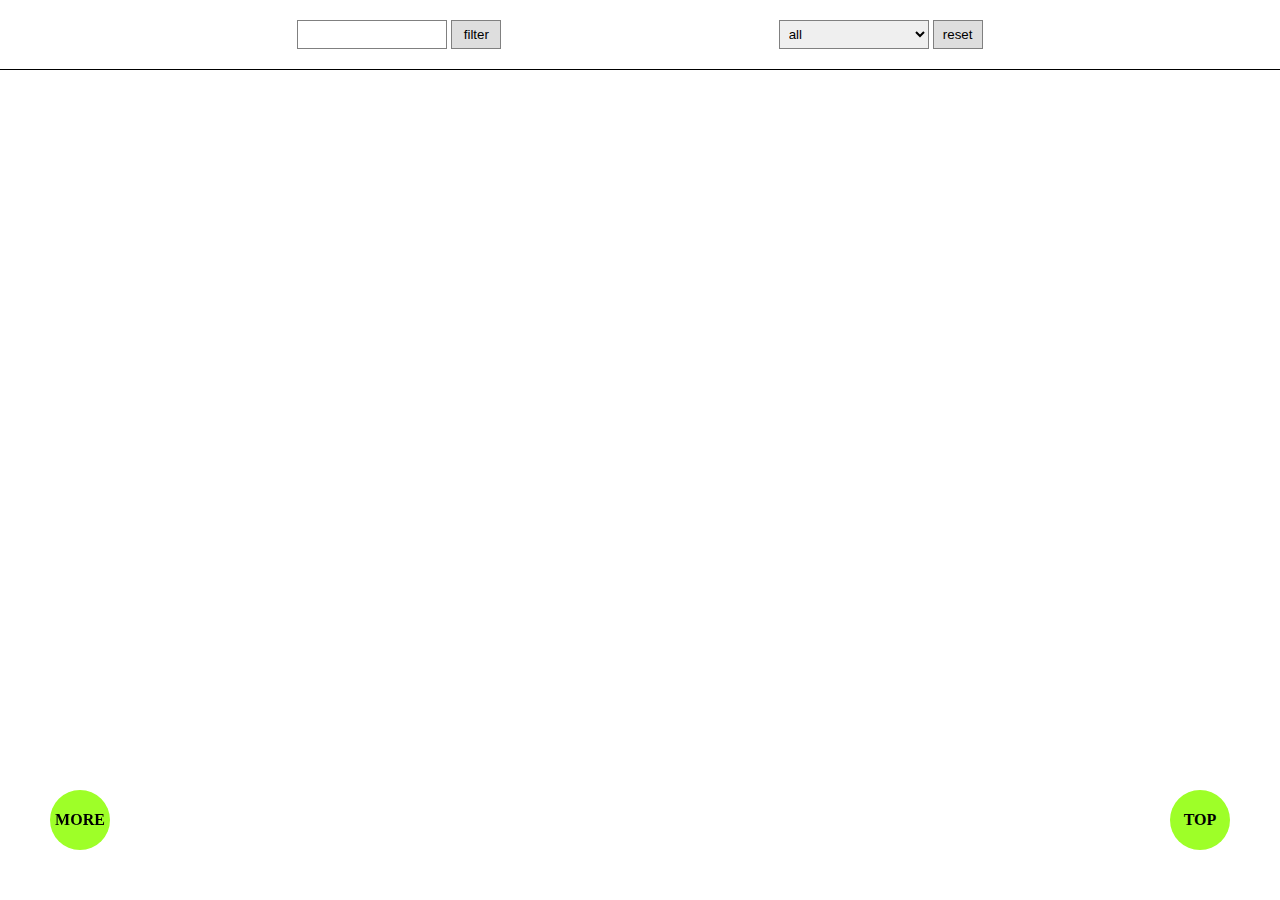
<file: JavaScript/0926/puppyProject/index.html>
<!DOCTYPE html>
<html lang="ko">
  <head>
    <meta charset="UTF-8" />
    <meta name="viewport" content="width=device-width, initial-scale=1.0" />
    <link rel="stylesheet" href="style.css" />
    <title>Puppy Project</title>
    <script src="main.js" defer></script>
  </head>
  <body>
    <div id="container">
      <header class="flex" id="header">
        <form>
          <input type="text" id="filter-input" autocomplete="off" />
          <button id="filter-button">filter</button>
        </form>
        <div>
          <select id="filter-breed">
            <option>all</option>
          </select>
          <button id="reset-button">reset</button>
        </div>
      </header>
      <main class="flex" id="puppies-container"></main>
      <div class="circle" id="more-button">MORE</div>
      <div class="circle" id="top-button">TOP</div>
    </div>
  </body>
</html>
</file>
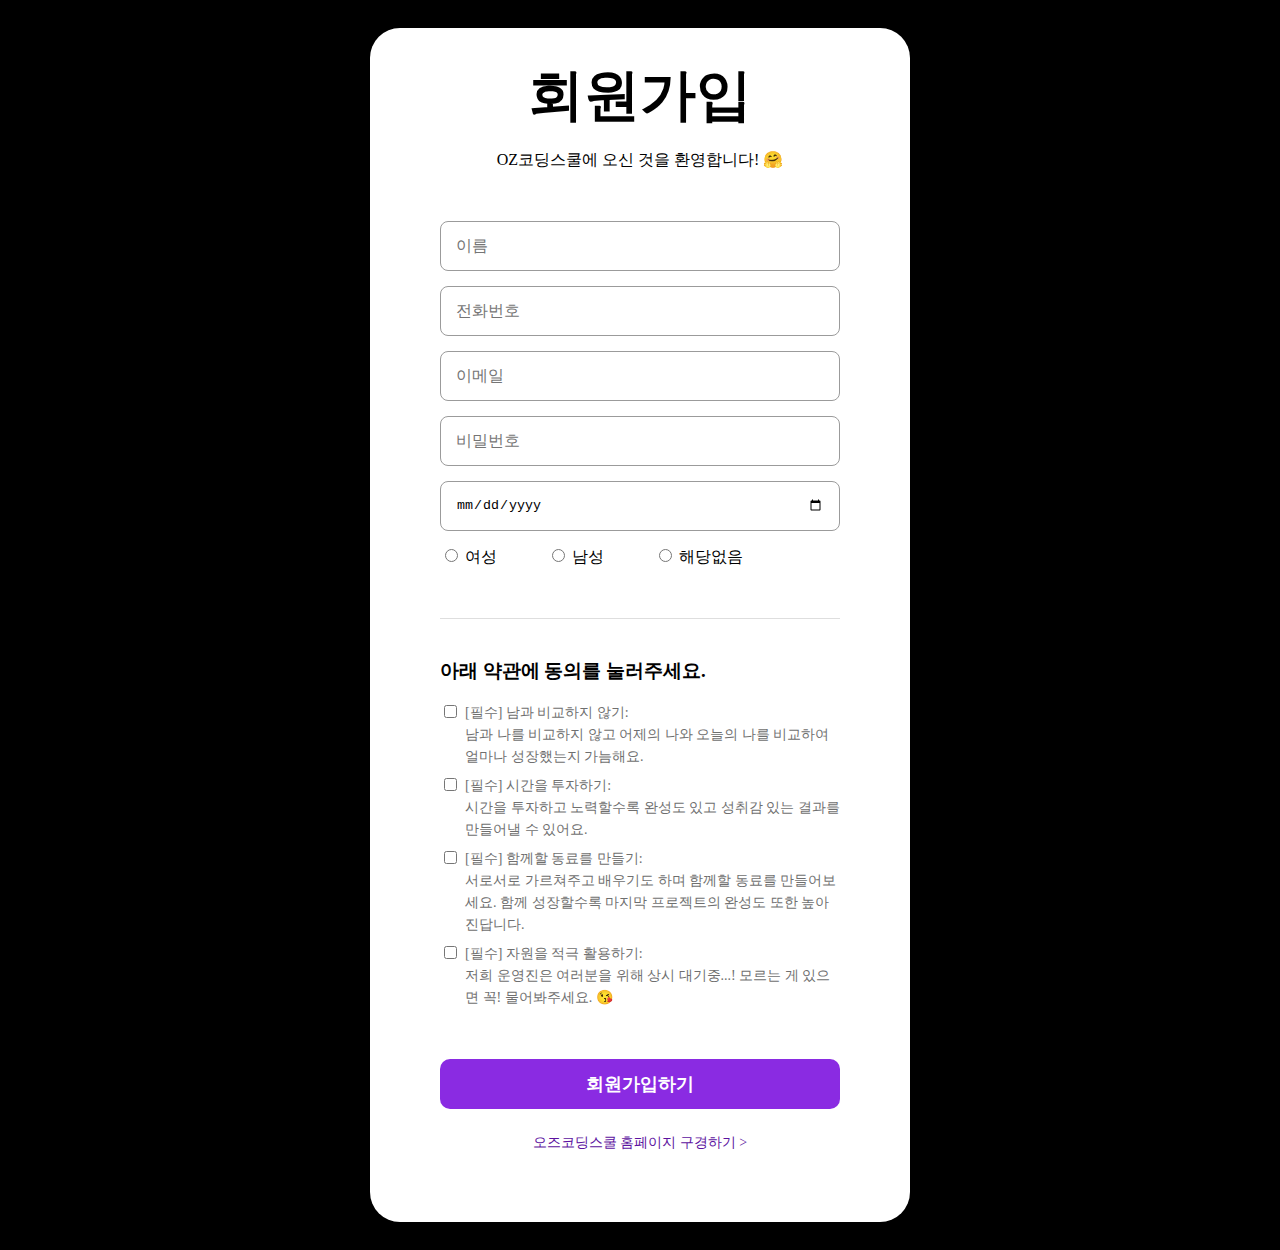
<file: HTML&CSS/0830/2nd_hw.html>
<!DOCTYPE html>
<html lang="ko">
  <head>
    <meta charset="UTF-8" />
    <link rel="stylesheet" href="2nd_style.css" />
    <title>회원가입</title>
  </head>
  <body>
    <div class="container">
      <header>
        <h1>회원가입</h1>
        <p>OZ코딩스쿨에 오신 것을 환영합니다! 🤗</p>
      </header>
      <main>
        <form id="info">
          <input type="text" name="name" placeholder="이름" required />
          <input type="tel" name="tel" placeholder="전화번호" required />
          <input type="email" name="email" placeholder="이메일" required />
          <input
            type="password"
            name="password"
            placeholder="비밀번호"
            required
          />
          <input type="date" name="birthday" required />
          <section id="gender">
            <div>
              <input type="radio" id="female" name="gender" />
              <label for="female">여성</label>
            </div>
            <div>
              <input type="radio" id="male" name="gender" />
              <label for="male">남성</label>
            </div>
            <div>
              <input type="radio" id="none" name="gender" />
              <label for="none">해당없음</label>
            </div>
          </section>
        </form>
      </main>
      <footer>
        <section>
          <h3>아래 약관에 동의를 눌러주세요.</h3>
          <form id="agreement">
            <div>
              <input
                type="checkbox"
                id="never-compare"
                name="neverCompare"
                required
              />
              <label for="never-compare"
                >남과 비교하지 않기: <br />남과 나를 비교하지 않고 어제의 나와
                오늘의 나를 비교하여 얼마나 성장했는지 가늠해요.</label
              >
            </div>
            <div>
              <input
                type="checkbox"
                id="invest-time"
                name="investTime"
                required
              />
              <label for="invest-time"
                >시간을 투자하기: <br />시간을 투자하고 노력할수록 완성도 있고
                성취감 있는 결과를 만들어낼 수 있어요.</label
              >
            </div>
            <div>
              <input
                type="checkbox"
                id="make-colleagues"
                name="makeColleagues"
                required
              />
              <label for="make-colleagues"
                >함께할 동료를 만들기: <br />서로서로 가르쳐주고 배우기도 하며
                함께할 동료를 만들어보세요. 함께 성장할수록 마지막 프로젝트의
                완성도 또한 높아진답니다.</label
              >
            </div>
            <div>
              <input
                type="checkbox"
                id="utilize-resource"
                name="utilizeResource"
                required
              />
              <label for="utilize-resource"
                >자원을 적극 활용하기: <br />저희 운영진은 여러분을 위해 상시
                대기중...! 모르는 게 있으면 꼭! 물어봐주세요. 😘</label
              >
            </div>
          </form>
        </section>
        <section>
          <button id="submit">회원가입하기</button>
          <a href="https://ozcodingschool.com/" target="_blank"
            >오즈코딩스쿨 홈페이지 구경하기 ></a
          >
        </section>
      </footer>
    </div>
  </body>
</html>
</file>
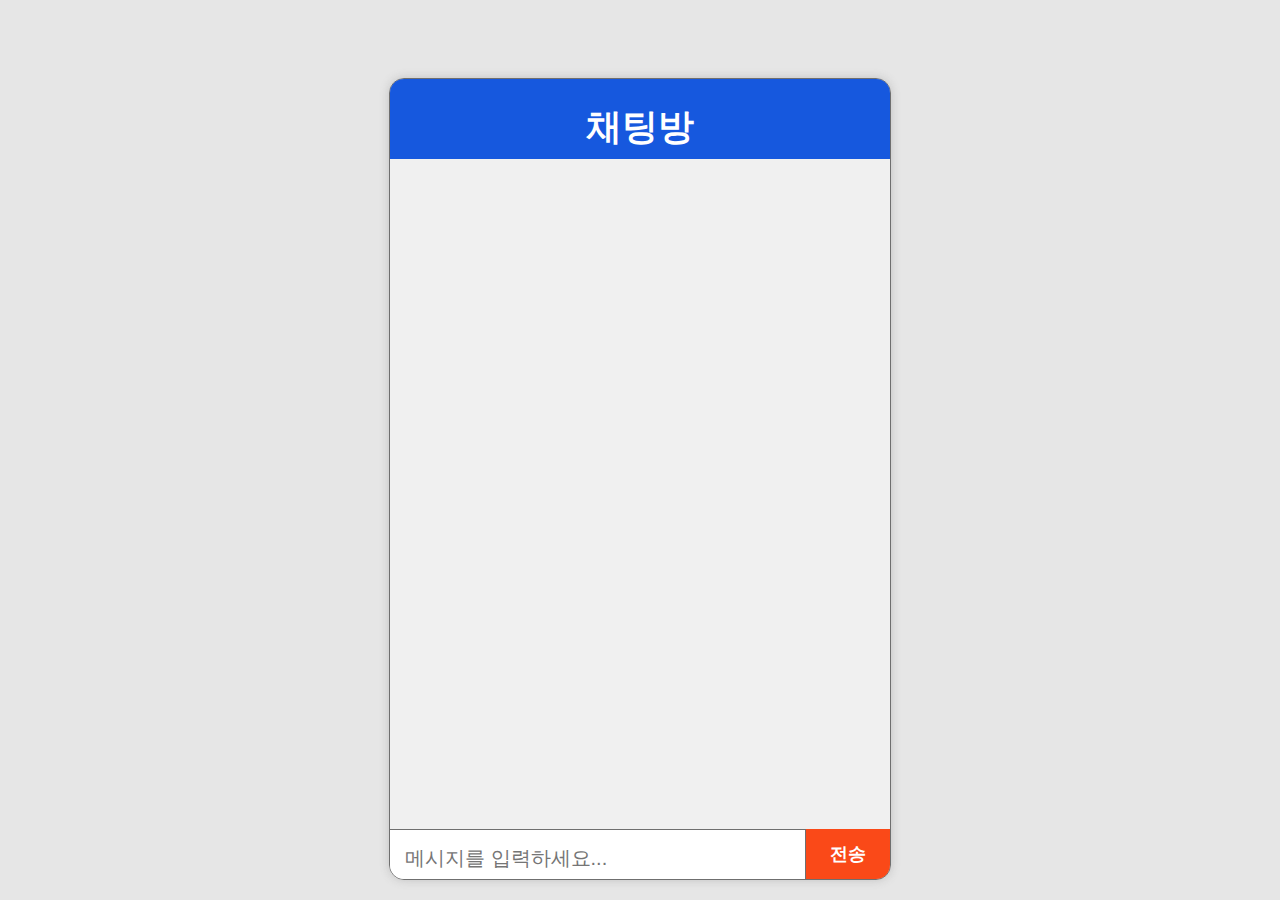
<file: HTML&CSS/0902/chat.html>
<!DOCTYPE html>
<html lang="ko">
  <head>
    <meta charset="UTF-8" />
    <meta name="viewport" content="width=device-width, initial-scale=1.0" />
    <link rel="stylesheet" href="chat.css" />
    <title>Chatroom</title>
  </head>
  <body>
    <div class="container">
      <header>
        <h1 class="title">채팅방</h1>
      </header>
      <main class="chat-box"></main>
      <footer class="input-box">
        <textarea
          class="input-chat"
          placeholder="메시지를 입력하세요..."
        ></textarea>
        <button class="send">전송</button>
      </footer>
    </div>
  </body>
</html>
</file>
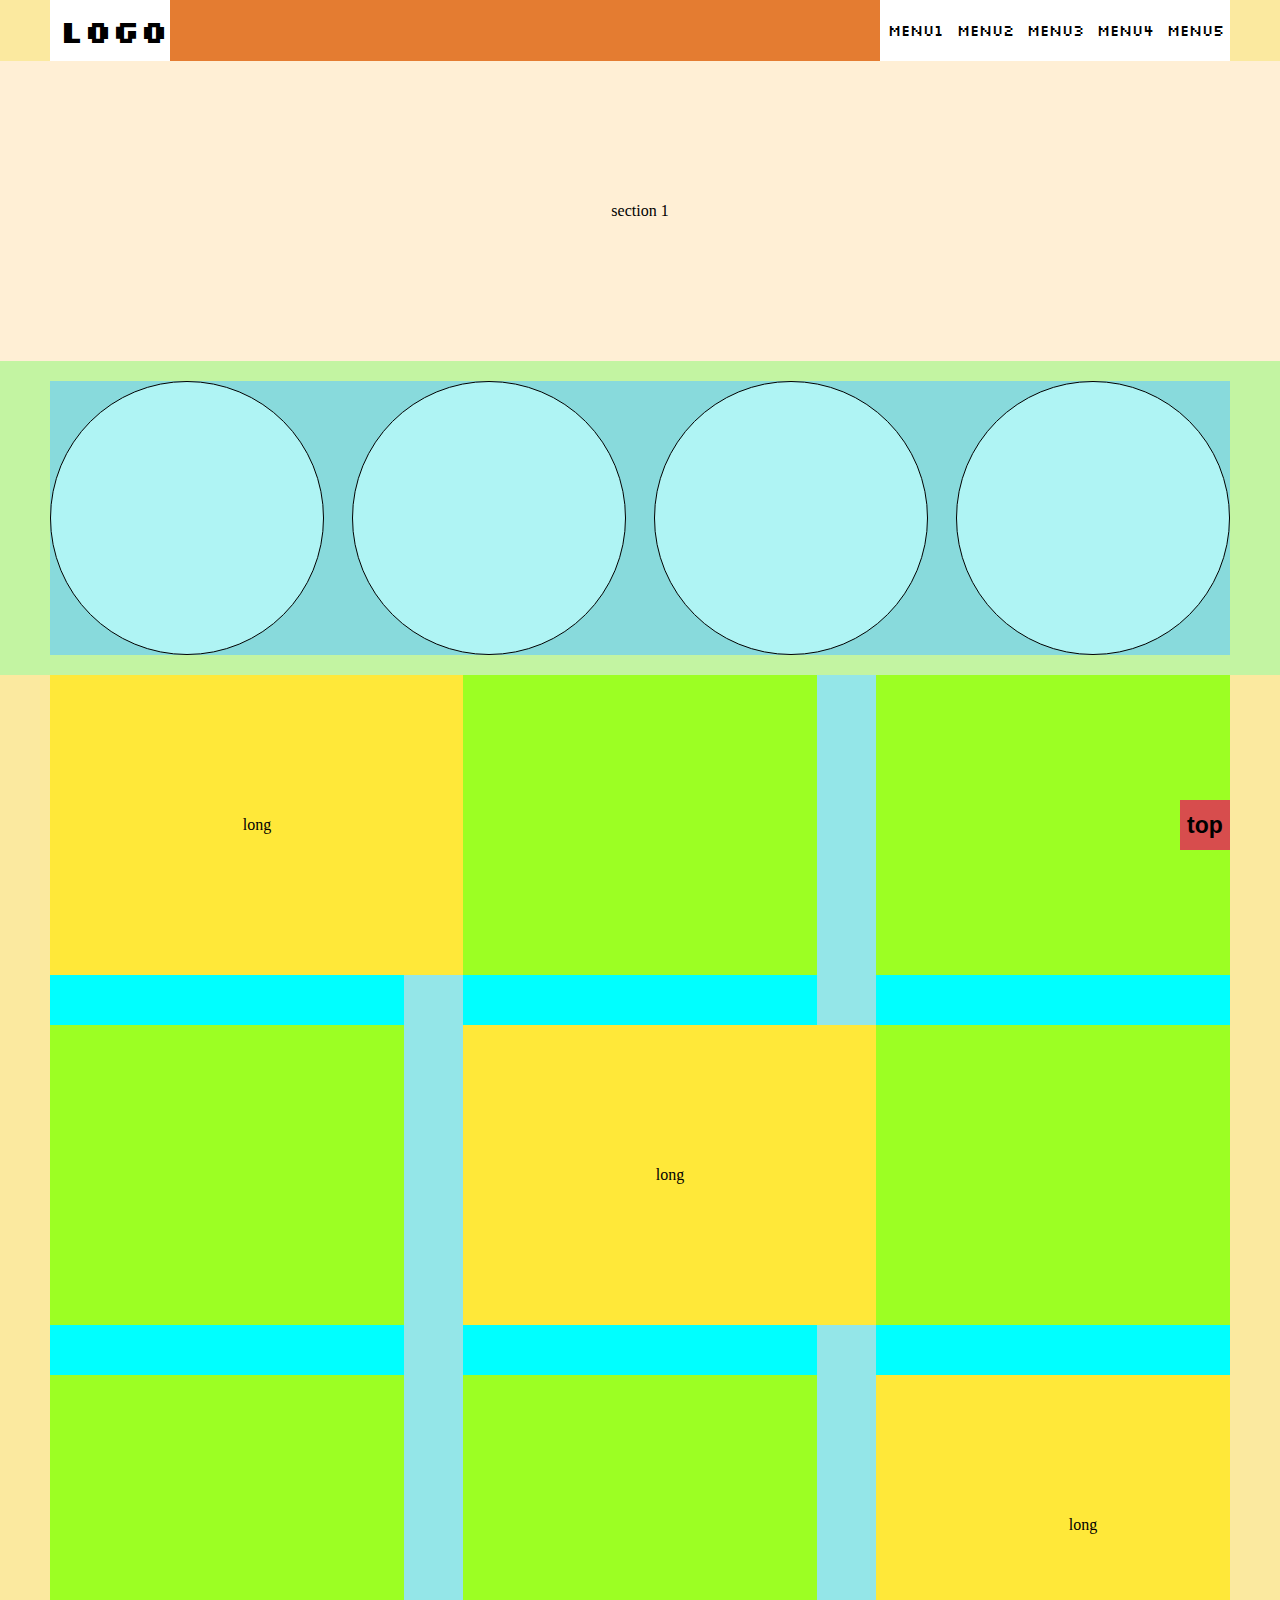
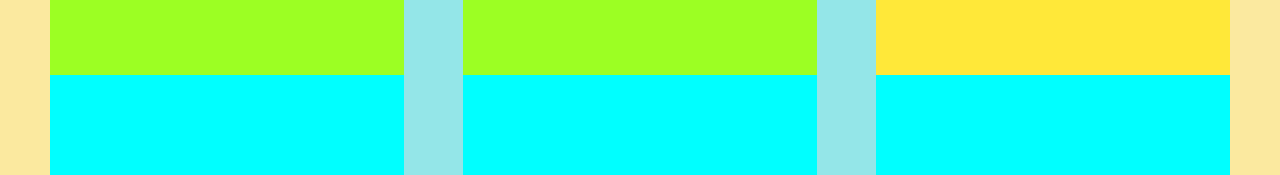
<file: HTML&CSS/0902/layout.html>
<!DOCTYPE html>
<html lang="en">
  <head>
    <meta charset="UTF-8" />
    <meta name="viewport" content="width=device-width, initial-scale=1.0" />
    <link rel="preconnect" href="https://fonts.googleapis.com" />
    <link rel="preconnect" href="https://fonts.gstatic.com" crossorigin />
    <link
      href="https://fonts.googleapis.com/css2?family=Silkscreen:wght@400;700&family=Tiny5&display=swap"
      rel="stylesheet"
    />
    <link rel="stylesheet" href="layout.css" />
    <title>Layout</title>
  </head>
  <body>
    <header>
      <div id="in_header">
        <div id="logo">
          <h1><a href="#">logo</a></h1>
        </div>
        <nav id="gnb">
          <a href="#">menu1</a>
          <a href="#">menu2</a>
          <a href="#">menu3</a>
          <a href="#">menu4</a>
          <a href="#">menu5</a>
        </nav>
      </div>
    </header>
    <main>
      <section id="section_1">section 1</section>
      <section id="section_2">
        <div class="container">
          <div class="circle"></div>
          <div class="circle"></div>
          <div class="circle"></div>
          <div class="circle"></div>
        </div>
      </section>
      <section id="section_3">
        <div class="container">
          <ul class="con_wrap">
            <li class="long_box">long</li>
            <li class="m_box"></li>
            <li></li>
          </ul>
          <ul class="con_wrap">
            <li></li>
            <li class="long_box m_box">long</li>
            <li></li>
          </ul>
          <ul class="con_wrap">
            <li></li>
            <li class="m_box"></li>
            <li class="long_box">long</li>
          </ul>
        </div>
      </section>
    </main>
    <button id="top_btn">
      <a href="#"> top </a>
    </button>
  </body>
</html>
</file>
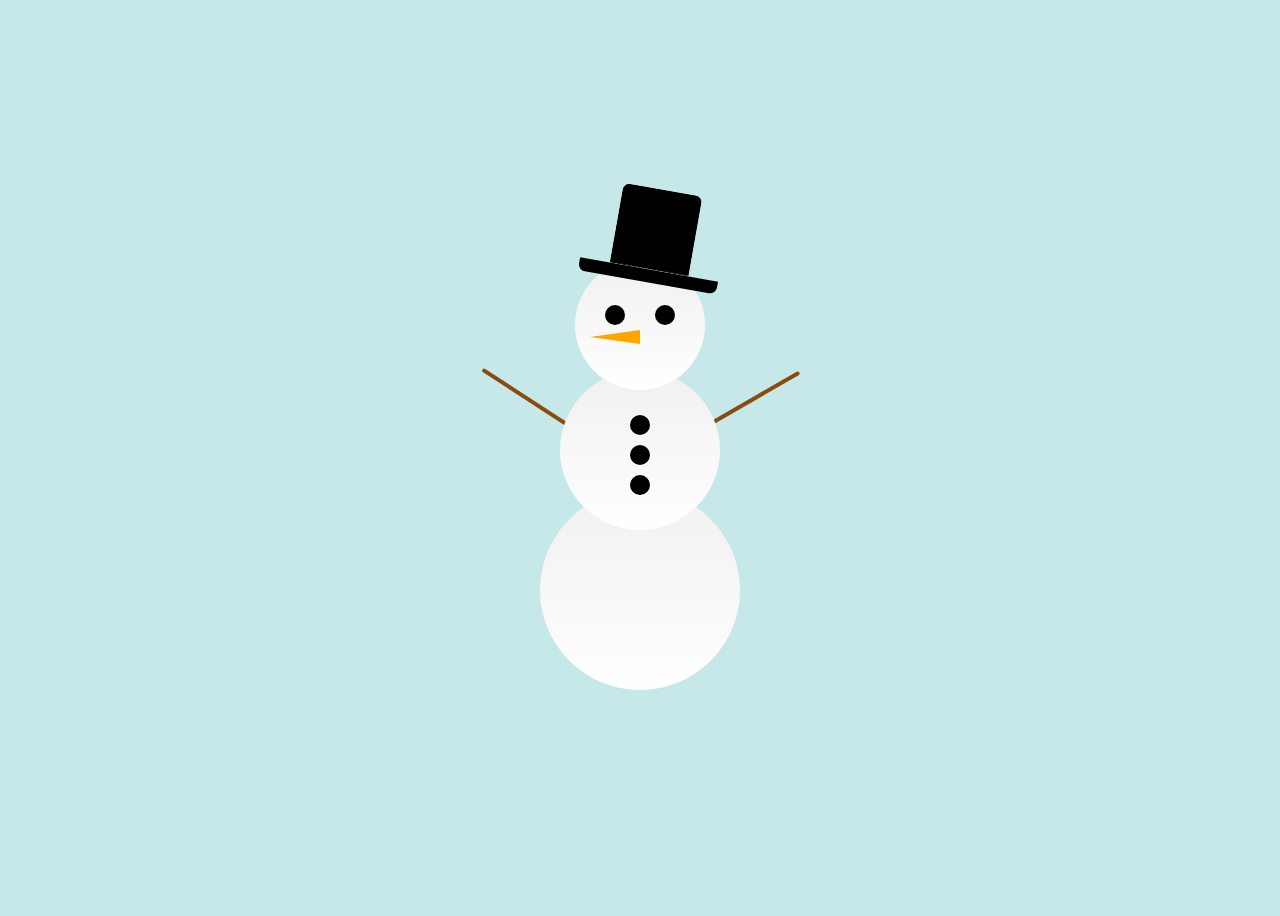
<file: HTML&CSS/0902/snowman.html>
<!DOCTYPE html>
<html lang="en">
  <head>
    <meta charset="UTF-8" />
    <meta name="viewport" content="width=device-width, initial-scale=1.0" />
    <link rel="stylesheet" href="snowman.css" />
    <title>Snowman</title>
  </head>
  <body>
    <div class="container">
        <header>
            <section class="hat">
              <div class="top"></div>
              <div class="brim"></div>
            </section>
        </header>
        <main class='body'>
            <section class='snow1'>
              <div class='eye'></div>
              <div class='eye'></div>
              <div class='nose'></div>
            </section>
            <section class='middle'>
                <section class='snow2'>
                    <div class='button'></div>
                    <div class='button'></div>
                    <div class='button'></div>
                </section>
                <section class='arms'>
                    <div class='arm'></div>
                    <div class='arm'></div>
                </section>
            </section>
            <section class='snow3'>
                <div class='bottom'></div>
            </section>
        </main>
      </div>
    </div>
  </body>
</html>
</file>
<file: JavaScript/0926/puppyProject/style.css>
* {
  padding: 0;
  margin: 0;
  outline: 0;
  box-sizing: border-box;
  scroll-behavior: smooth;
}

body {
  width: 100%;
}

.flex {
  display: flex;
}

#container {
  width: 100%;
  max-width: 1000px;
  margin: auto;
}

#header {
  width: 100%;
  height: 70px;
  position: fixed;
  top: 0;
  left: 0;
  background-color: white;
  border-bottom: 1px solid black;
  justify-content: space-evenly;
  align-items: center;
  padding: 20px;
}

#header form,
#header div,
#filter-input,
#filter-breed,
#filter-button,
#reset-button {
  height: 100%;
}

#filter-input,
#filter-breed {
  width: 150px;
  border: 1px solid gray;
  padding: 5px;
}

#filter-button,
#reset-button {
  background-color: rgb(222, 222, 222);
  width: 50px;
  border: 1px solid gray;
  cursor: pointer;
}

#puppies-container {
  width: 100%;
  margin-top: 70px;
  flex-wrap: wrap;
}

.circle {
  width: 60px;
  height: 60px;
  border-radius: 100%;
  background-color: rgb(158, 255, 40);
  text-align: center;
  align-content: center;
  position: fixed;
  bottom: 50px;
  cursor: pointer;
  font-weight: 700;
}

#more-button {
  left: 50px;
}

#top-button {
  right: 50px;
}

.circle:hover {
  background-color: rgb(193, 255, 118);
}

.img {
  width: 25%;
  aspect-ratio: 1 / 1;
  flex-shrink: 0;
  background-repeat: no-repeat;
  background-position: center;
  background-size: cover;
}

@media screen and (max-width: 768px) {
  .img {
    width: calc(100% / 3);
  }
}
@media screen and (max-width: 576px) {
  .img {
    width: 50%;
  }
}
</file>
<file: HTML&CSS/0830/2nd_style.css>
body {
  padding: 20px;
  background-color: black;
  display: flex;
  justify-content: center;
}

header {
  display: block;
  text-align: center;
  margin-bottom: 50px;
}

header h1 {
  display: inline;
  font-size: 56px;
  font-weight: 800;
}

header p {
  display: block;
}

.container {
  background-color: white;
  width: 400px;
  border-radius: 30px;
  padding: 30px 70px 50px;
}

#info > input {
  display: block;
  width: 100%;
  height: 50px;
  border-radius: 8px;
  border: 0.8px solid rgb(155, 155, 155);
  padding: 5px 15px 5px;
  box-sizing: border-box;
}

#info > input:not(:last-child) {
  margin-bottom: 15px;
}

#info > input::placeholder {
  font-size: 16px;
}

#gender {
  display: flex;
  padding-bottom: 50px;
  border-bottom: 1px solid rgb(222, 222, 222);
}

#gender div:not(:last-child) {
  margin-right: 50px;
}

footer {
  padding: 20px 0px;
}

#agreement {
  margin-bottom: 50px;
}

#agreement div {
  display: flex;
  align-items: start;
}

#agreement div:not(:last-child) {
  margin-bottom: 7px;
}

#agreement label {
  line-height: 22px;
  margin-left: 5px;
  font-size: 14px;
  color: rgb(111, 111, 111);
}

#agreement label::before {
  content: '[필수] ';
}

#submit {
  width: 100%;
  height: 50px;
  border-radius: 10px;
  border: none;
  font-size: 18px;
  font-weight: 700;
  color: white;
  background-color: blueviolet;
}

#submit:hover {
  background-color: rgb(111, 24, 193);
}

#submit:active {
  translate: 1px 1px;
}

footer a {
  display: block;
  font-size: 14px;
  text-align: center;
  color: rgb(92, 18, 160);
  text-decoration: none;
  margin-top: 25px;
}
</file>
<file: HTML&CSS/0902/chat.css>
body {
  display: flex;
  justify-content: center;
  background-color: rgb(230, 230, 230);
}

::selection {
  background-color: rgb(22, 88, 222);
  color: white;
}
.container {
  margin-top: 70px;
  width: 500px;
  background-color: white;
  border-radius: 15px;
  height: 800px;
  overflow: scroll;
  display: flex;
  flex-direction: column;
  border: 0.7px solid rgb(111, 111, 111);
  box-shadow: rgba(111, 111, 111, 0.3) 0 0 10px;
}

header {
  background-color: rgb(22, 88, 222);
  width: 100%;
  height: 80px;
  text-align: center;
}

.title {
  font-weight: 700;
  color: white;
  font-size: 36px;
}

.chat-box {
  width: 100%;
  height: calc(100% - 130px);
  background-color: rgb(240, 240, 240);
}

.input-box {
  height: 50px;
  display: flex;
}

.input-chat {
  resize: none;
  border: none;
  border-top: 0.7px solid rgb(111, 111, 111);
  outline: none;
  width: calc(100% - 90px);
  height: 50px;
  font-size: 20px;
  padding: 15px;
  font-family: Arial, Helvetica, sans-serif;
}

.send {
  width: 90px;
  border: none;
  height: 50px;
  background-color: rgb(250, 73, 24);
  color: white;
  font-weight: 600;
  font-size: 18px;
  border-left: 0.7px solid rgb(111, 111, 111);
}

.send:active {
  background-color: rgb(231, 61, 14);
}
</file>
<file: HTML&CSS/0902/layout.css>
* {
  margin: 0;
  padding: 0;
}

body {
  background-color: rgb(251, 233, 159);
}

ul {
  list-style: none;
}

a {
  color: black;
  text-decoration: none;
}

header {
  width: 100vw;
  background: rgb(251, 233, 159);
}

#in_header {
  background-color: rgb(228, 124, 49);
  width: calc(100% - 100px);
  margin: 0 auto;
  display: flex;
  justify-content: space-between;
  text-align: center;
}

#logo {
  background-color: white;
  width: 100px;
  padding: 10px;
  font-family: 'Silkscreen';
}

nav {
  height: inherit;
  display: flex;
  gap: 0;
}

nav a {
  background-color: white;
  border: none;
  width: 70px;
  height: 100%;
  align-content: center;
  font-size: 15px;
  font-family: 'Silkscreen';
}

#section_1 {
  width: 100%;
  height: 300px;
  background-color: papayawhip;
  text-align: center;
  align-content: center;
}

#section_2 {
  background-color: rgb(195, 244, 162);
  margin: 0 auto;
  padding-top: 20px;
  padding-bottom: 20px;
}

.container {
  width: calc(100% - 100px);
  margin: 0 auto;
}

#section_2 .container {
  background-color: rgb(136, 218, 220);
  display: flex;
  gap: 28px;
}

.circle {
  border-radius: 50%;
  background-color: #aff4f4;
  border: 1px solid black;
  width: calc(25vw - 21px);
  aspect-ratio: 1/1;
}

#section_3 {
  margin: 0 50px;
  height: 1100px;
  background-color: rgb(218, 238, 156);
}

#section_3 .container {
  height: inherit;
  width: 100%;
  background-color: rgb(148, 230, 232);
  overflow: hidden;
}

.con_wrap {
  float: left;
  width: 30%;
  height: inherit;
  margin-right: 5%;
  background-color: rgb(0, 255, 255);
  padding-bottom: 100px;
}

.con_wrap:last-child {
  margin-right: 0;
}

li {
  background-color: rgb(156, 255, 35);
  height: 300px;
}

.long_box {
  background-color: rgb(255, 232, 57);
  width: calc(117%);
  text-align: center;
  align-content: center;
}

.m_box {
  margin: 50px 0;
}

#top_btn {
  display: block;
  position: fixed;
  bottom: 50px;
  right: 50px;
  width: 50px;
  height: 50px;
  padding: 5px;
  background-color: rgb(215, 77, 77);
  border: none;
  font-weight: 700;
  font-size: 23px;
  text-align: center;
}

#top_btn:hover {
  background-color: rgb(221, 51, 51);
}
#top_btn:active {
  font-size: 20px;
}
</file>
<file: HTML&CSS/0902/snowman.css>
body {
  display: flex;
  justify-content: center;
  align-items: center;
  height: 100vh;
  background-color: rgb(199, 232, 232);
}

.container {
  display: flex;
  flex-direction: column;
  align-items: center;
  justify-content: center;
}

.hat {
  display: flex;
  flex-direction: column;
  align-items: center;
  position: relative;
  top: 23px;
  left: 15px;
  transform: rotate(10deg);
  z-index: 3;
}

.top {
  width: 80px;
  height: 80px;
  background-color: black;
  border-radius: 7px 7px 0 0;
  border-bottom: 1px dashed rgba(222, 222, 222, 0.5);
}

.brim {
  width: 140px;
  height: 13px;
  background-color: black;
  border-radius: 0 0 7px 7px;
}

.body {
  display: flex;
  flex-direction: column;
  align-items: center;
}

.snow1,
.snow2,
.snow3 {
  border-radius: 100%;
  background: rgb(255, 255, 255);
  background: linear-gradient(
    0deg,
    rgba(255, 255, 255, 1) 0%,
    rgba(240, 240, 240, 1) 100%
  );
  position: relative;
}

.middle {
  position: relative;
}

.snow1 {
  width: 130px;
  height: 130px;
  z-index: 2;
}

.snow2 {
  width: 160px;
  height: 160px;
  top: -20px;
  z-index: 1;
  display: flex;
  flex-direction: column;
  align-items: center;
  gap: 10px;
}

.snow3 {
  top: -60px;
  width: 200px;
  height: 200px;
  z-index: 0;
}

.eye,
.button {
  position: relative;
  top: 45px;
  width: 20px;
  height: 20px;
  background-color: black;
  border-radius: 100%;
}

.eye:nth-child(1) {
  float: left;
  left: 30px;
}

.eye:nth-child(2) {
  float: right;
  right: 30px;
}

.nose {
  width: 0;
  height: 0;
  position: absolute;
  top: 70px;
  border-top: 7px solid transparent;
  border-bottom: 7px solid transparent;
  border-right: 50px solid orange;
  left: calc(130px / 2 - 50px);
}

.arms {
  position: absolute;
  width: calc(100% + 50px);
  top: -50px;
  left: -25px;
}

.arm {
  width: 4px;
  height: 130px;
  border-radius: 3px;
  background-color: rgb(138, 76, 14);
  z-index: 0;
}
.arm:nth-child(1) {
  float: left;
  transform: rotate(303deg);
}
.arm:nth-child(2) {
  float: right;
  transform: rotate(60deg);
}
</file>
